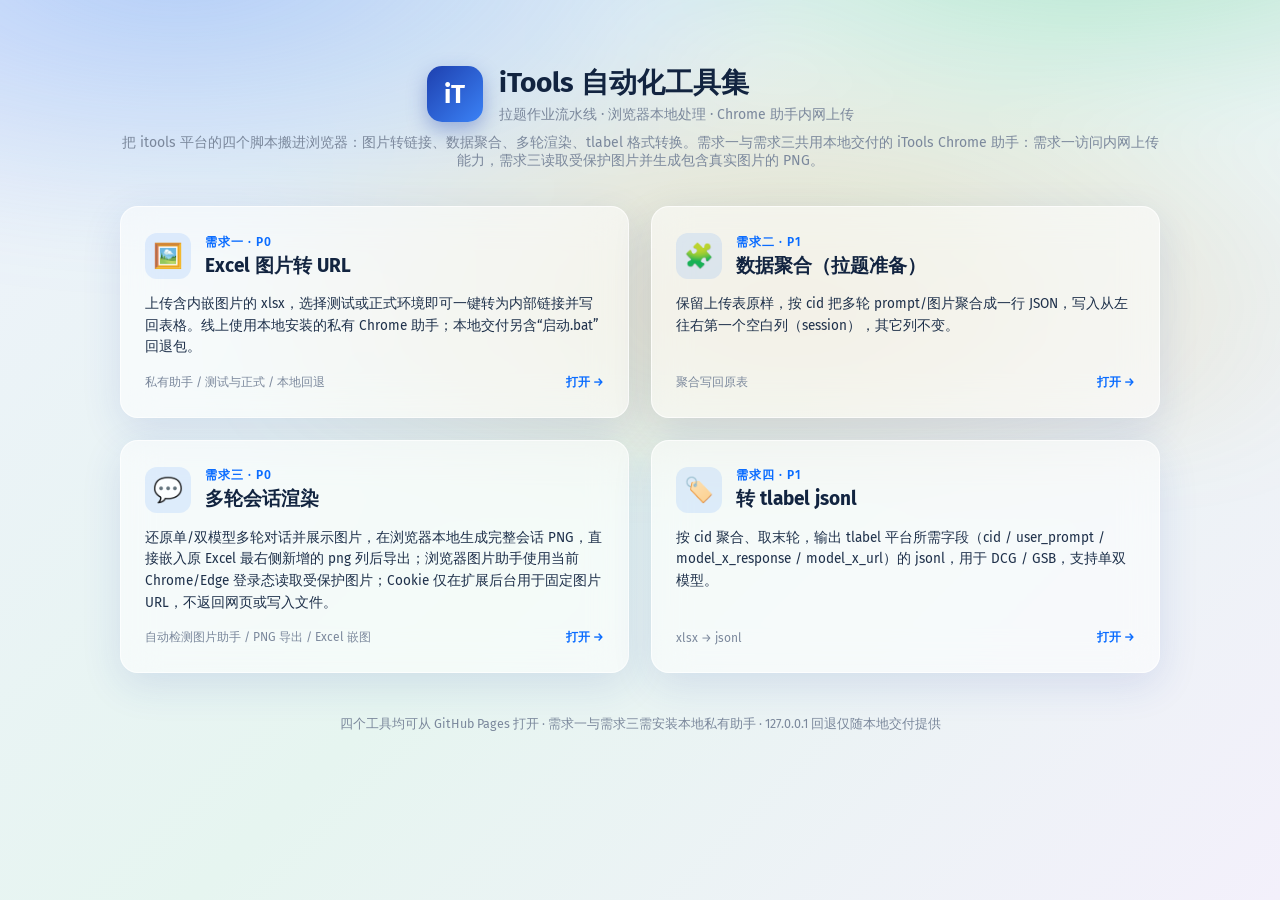
<file: index.html>
<!DOCTYPE html>
<html lang="zh-CN">
<head>
<meta charset="utf-8" />
<meta name="viewport" content="width=device-width, initial-scale=1.0" />
<title>iTools 自动化工具集</title>
<link rel="stylesheet" href="css/styles.css" />
</head>
<body>
<div class="hub">
  <div class="aurora"></div>
  <div class="hub__inner">
    <div class="brand">
      <div class="brand__logo">iT</div>
      <div class="brand__titles">
        <h1 class="brand__title">iTools 自动化工具集</h1>
        <p class="brand__subtitle">拉题作业流水线 · 浏览器本地处理 · Chrome 助手内网上传</p>
      </div>
    </div>
    <p class="hub__desc">把 itools 平台的四个脚本搬进浏览器：图片转链接、数据聚合、多轮渲染、tlabel 格式转换。需求一与需求三共用本地交付的 iTools Chrome 助手：需求一访问内网上传能力，需求三读取受保护图片并生成包含真实图片的 PNG。</p>

    <div class="tool-grid">
      <a class="tool-card glass" href="tool1.html">
        <div class="tool-card__top">
          <div class="tool-card__icon">🖼️</div>
          <div>
            <div class="tool-card__no">需求一 · P0</div>
            <div class="tool-card__title">Excel 图片转 URL</div>
          </div>
        </div>
        <div class="tool-card__desc">上传含内嵌图片的 xlsx，选择测试或正式环境即可一键转为内部链接并写回表格。线上使用本地安装的私有 Chrome 助手；本地交付另含“启动.bat”回退包。</div>
        <div class="tool-card__meta">私有助手 / 测试与正式 / 本地回退 <span class="tool-card__go">打开 →</span></div>
      </a>

      <a class="tool-card glass" href="tool2.html">
        <div class="tool-card__top">
          <div class="tool-card__icon">🧩</div>
          <div>
            <div class="tool-card__no">需求二 · P1</div>
            <div class="tool-card__title">数据聚合（拉题准备）</div>
          </div>
        </div>
        <div class="tool-card__desc">保留上传表原样，按 cid 把多轮 prompt/图片聚合成一行 JSON，写入从左往右第一个空白列（session），其它列不变。</div>
        <div class="tool-card__meta">聚合写回原表 <span class="tool-card__go">打开 →</span></div>
      </a>

      <a class="tool-card glass" href="tool3.html">
        <div class="tool-card__top">
          <div class="tool-card__icon">💬</div>
          <div>
            <div class="tool-card__no">需求三 · P0</div>
            <div class="tool-card__title">多轮会话渲染</div>
          </div>
        </div>
        <div class="tool-card__desc">还原单/双模型多轮对话并展示图片，在浏览器本地生成完整会话 PNG，直接嵌入原 Excel 最右侧新增的 png 列后导出；浏览器图片助手使用当前 Chrome/Edge 登录态读取受保护图片；Cookie 仅在扩展后台用于固定图片 URL，不返回网页或写入文件。</div>
        <div class="tool-card__meta">自动检测图片助手 / PNG 导出 / Excel 嵌图 <span class="tool-card__go">打开 →</span></div>
      </a>

      <a class="tool-card glass" href="tool4.html">
        <div class="tool-card__top">
          <div class="tool-card__icon">🏷️</div>
          <div>
            <div class="tool-card__no">需求四 · P1</div>
            <div class="tool-card__title">转 tlabel jsonl</div>
          </div>
        </div>
        <div class="tool-card__desc">按 cid 聚合、取末轮，输出 tlabel 平台所需字段（cid / user_prompt / model_x_response / model_x_url）的 jsonl，用于 DCG / GSB，支持单双模型。</div>
        <div class="tool-card__meta">xlsx → jsonl <span class="tool-card__go">打开 →</span></div>
      </a>
    </div>

    <div class="hub__footer">
      四个工具均可从 GitHub Pages 打开 · 需求一与需求三需安装本地私有助手 · 127.0.0.1 回退仅随本地交付提供
    </div>
  </div>
</div>
</body>
</html>
</file>
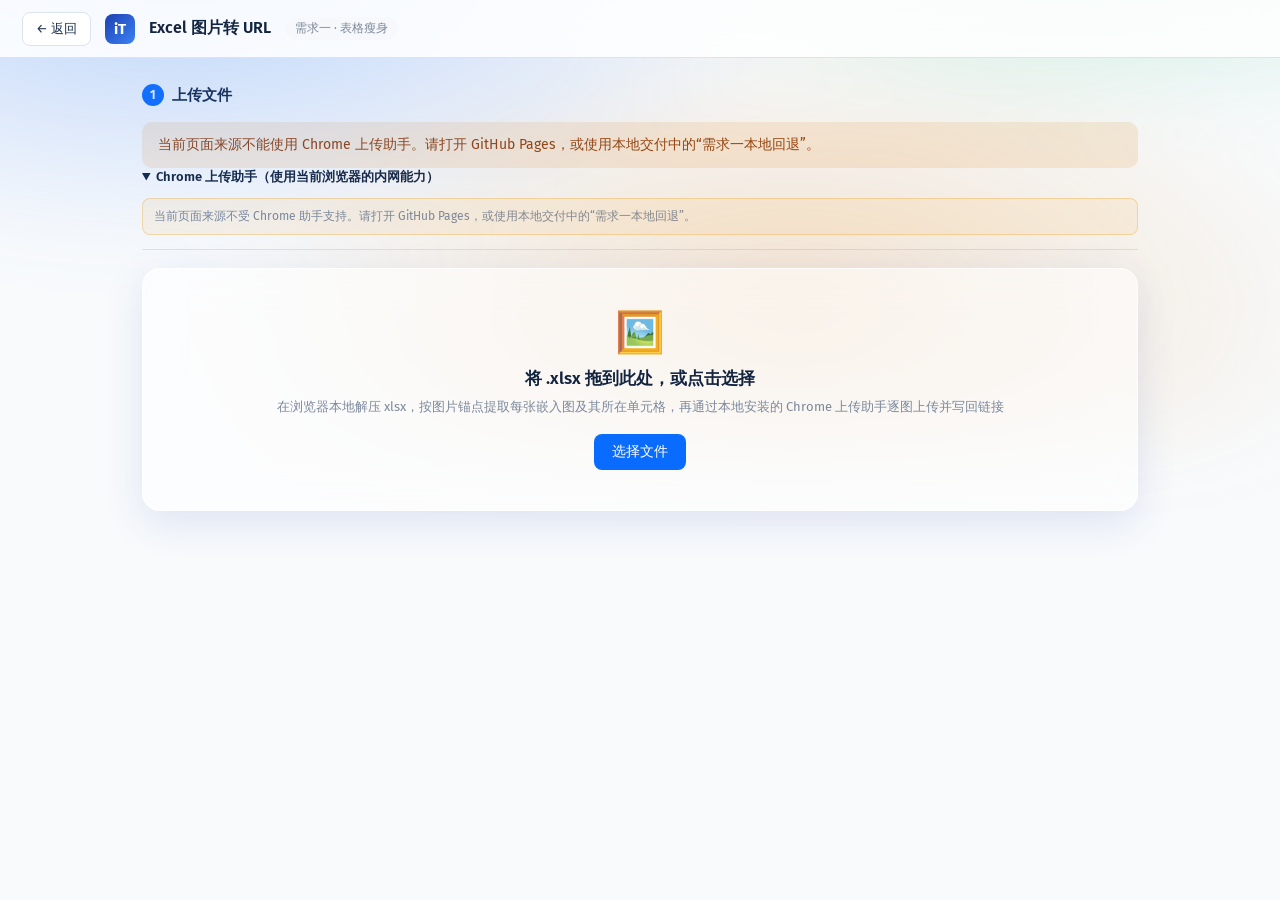
<file: tool1.html>
<!DOCTYPE html>
<html lang="zh-CN">
<head>
<meta charset="utf-8" />
<meta name="viewport" content="width=device-width, initial-scale=1.0" />
<title>Excel 图片转 URL · iTools</title>
<link rel="stylesheet" href="css/styles.css" />
<link rel="stylesheet" href="css/tool1.css" />
<script src="js/lib/jszip.min.js"></script>
</head>
<body>
<div class="tool-page tool1-page">
  <div class="aurora"></div>
  <nav class="topnav">
    <a class="topnav__back" href="index.html">← 返回</a>
    <div class="topnav__logo">iT</div>
    <span class="topnav__title">Excel 图片转 URL</span>
    <span class="topnav__tag">需求一 · 表格瘦身</span>
  </nav>

  <div class="tool-body">
    <div class="section">
      <div class="section__title"><span class="section__step">1</span>上传文件</div>
      <div class="status" id="service-notice" hidden></div>
      <details class="t1-helper-details" id="upload-helper-details" open>
        <summary>Chrome 上传助手（使用当前浏览器的内网能力）</summary>
        <div class="t1-helper-status is-checking" id="upload-helper-status" role="status">正在检测 Chrome 上传助手…</div>
        <div class="t1-helper-install" id="upload-helper-install" hidden>
          <p><strong>需求一请使用“本地插件交付”目录中的 2.1.8 私有扩展</strong>，其中包含对应环境的本机配置。首次使用需要手动安装一次：</p>
          <ol>
            <li>打开本地交付目录中的 <code>iTools浏览器助手-v2.1.8</code> 文件夹；也可先解压同目录的版本化私有 ZIP。</li>
            <li>复制 <code>chrome://extensions</code> 到地址栏打开，开启“开发者模式”。</li>
            <li>点击“加载已解压的扩展程序”，选择刚才解压的文件夹，然后刷新本页。</li>
          </ol>
          <p class="t1-helper-note">插件、构建脚本和凭据只在本地交付，不通过本网页下载。没有私有包时，请使用本地交付中的“需求一本地回退”。</p>
          <button class="btn btn--ghost btn--sm" id="copy-extensions-url" type="button">复制 chrome://extensions</button>
        </div>
        <div class="t1-helper-connected" id="upload-helper-connected" hidden>
          <strong>Chrome 助手已连接 · v<span id="upload-helper-version">—</span></strong>
          <span id="upload-helper-capabilities">正在读取需求一配置…</span>
        </div>
      </details>
      <div class="dropzone glass" id="dropzone">
        <div class="dropzone__icon">🖼️</div>
        <div class="dropzone__title">将 .xlsx 拖到此处，或点击选择</div>
        <div class="dropzone__desc">在浏览器本地解压 xlsx，按图片锚点提取每张嵌入图及其所在单元格，再通过本地安装的 Chrome 上传助手逐图上传并写回链接</div>
        <button class="btn btn--primary" id="pick-btn" type="button">选择文件</button>
        <input id="file-input" type="file" accept=".xlsx" hidden />
        <div class="dropzone__file" id="file-name" hidden></div>
      </div>
      <div class="status" id="status" hidden></div>
    </div>

    <div class="section" id="upload-section" hidden>
      <div class="section__title"><span class="section__step">2</span>选择环境并上传</div>
      <div class="card">
        <div class="field">
          <label class="field__label">上传环境</label>
          <div class="actions">
            <label class="switch-row"><input type="radio" name="env" value="test" checked /> 测试环境（默认）</label>
            <label class="switch-row"><input type="radio" name="env" value="prod" /> 正式环境</label>
          </div>
        </div>
        <div class="status" id="env-hint">正在检测本地上传服务…</div>
        <div class="actions" style="margin-top:14px">
          <label class="switch-row"><input type="checkbox" id="norm-header" checked /> 规范化表头（image_0→图1 等）</label>
        </div>
        <div class="actions" style="margin-top:16px">
          <button class="btn btn--primary" id="do-upload" disabled>开始上传图片</button>
          <button class="btn btn--ghost" id="dl-mapping" disabled>下载 单元格→URL 映射 (csv)</button>
          <button class="btn btn--ghost" id="dl-xlsx" disabled>下载 _with_urls.xlsx</button>
        </div>
        <div class="status" id="up-status" hidden></div>
      </div>
    </div>
  </div>
</div>

<div class="drop-overlay" id="drop-overlay" hidden>
  <div class="drop-overlay__inner"><div class="drop-overlay__icon">📥</div><div class="drop-overlay__text">松开导入文件</div></div>
</div>

<script src="js/common.js"></script>
<script src="js/tool1.js"></script>
</body>
</html>
</file>
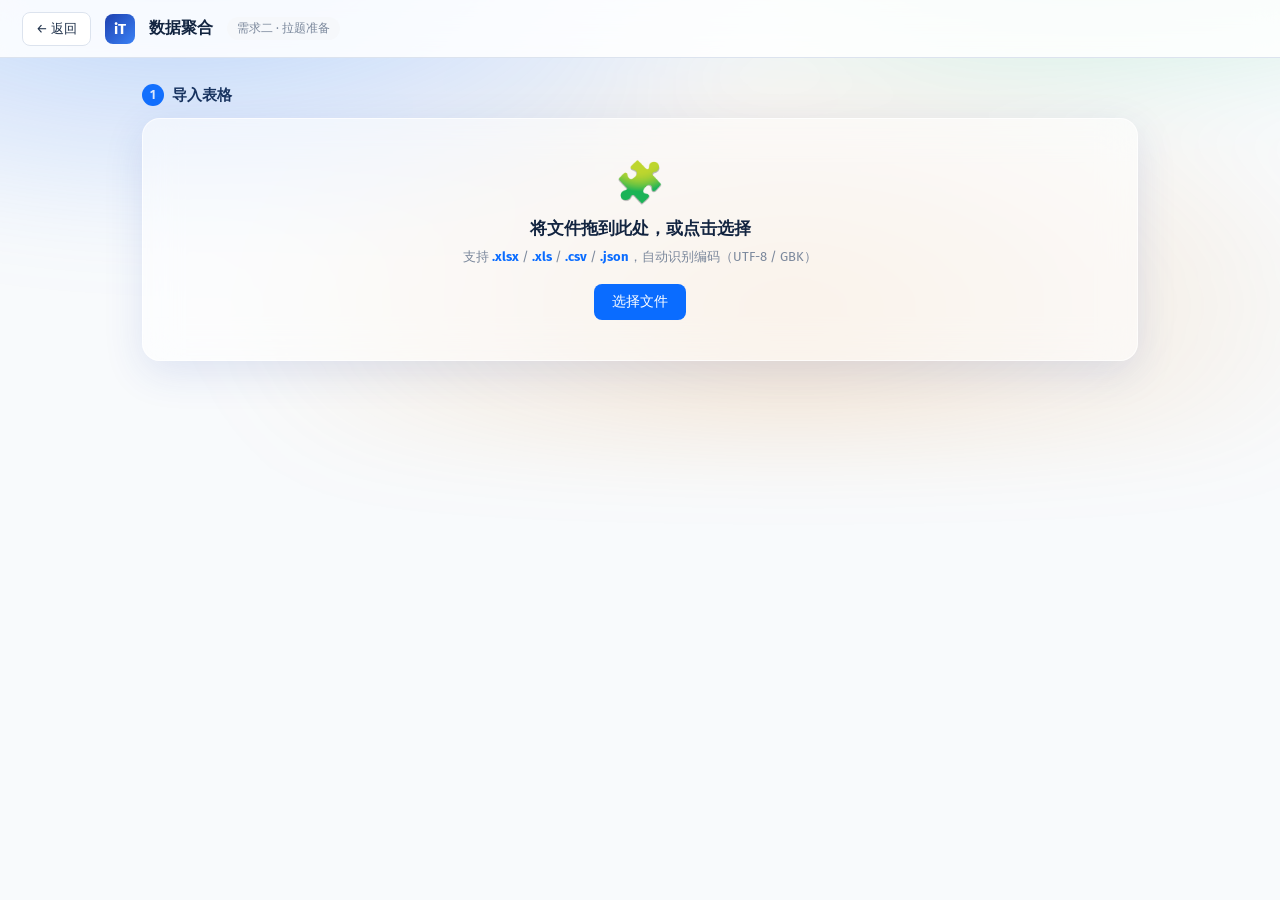
<file: tool2.html>
<!DOCTYPE html>
<html lang="zh-CN">
<head>
<meta charset="utf-8" />
<meta name="viewport" content="width=device-width, initial-scale=1.0" />
<title>数据聚合 · iTools</title>
<link rel="stylesheet" href="css/styles.css" />
<script src="js/lib/papaparse.min.js"></script>
<script src="js/lib/xlsx.full.min.js"></script>
</head>
<body>
<div class="tool-page">
  <div class="aurora"></div>
  <nav class="topnav">
    <a class="topnav__back" href="index.html">← 返回</a>
    <div class="topnav__logo">iT</div>
    <span class="topnav__title">数据聚合</span>
    <span class="topnav__tag">需求二 · 拉题准备</span>
    <span class="topnav__spacer"></span>
    <button class="btn btn--ghost btn--sm" id="remap-btn" hidden>重新选择列</button>
  </nav>

  <div class="tool-body">
    <div class="section">
      <div class="section__title"><span class="section__step">1</span>导入表格</div>
      <div class="dropzone glass" id="dropzone">
        <div class="dropzone__icon">🧩</div>
        <div class="dropzone__title">将文件拖到此处，或点击选择</div>
        <div class="dropzone__desc">支持 <b>.xlsx</b> / <b>.xls</b> / <b>.csv</b> / <b>.json</b>，自动识别编码（UTF-8 / GBK）</div>
        <button class="btn btn--primary" id="pick-btn" type="button">选择文件</button>
        <input id="file-input" type="file" accept=".csv,.xlsx,.xls,.json" hidden />
        <div class="dropzone__file" id="file-name" hidden></div>
      </div>
      <div class="status" id="status" hidden></div>
    </div>

    <div class="section" id="out-section" hidden>
      <div class="section__title"><span class="section__step">2</span>聚合结果（写回原表）</div>
      <div class="card">
        <div class="actions">
          <button class="btn btn--primary" id="download-btn" disabled>下载写回后的 xlsx</button>
          <span class="field__hint" id="summary"></span>
        </div>
        <span class="field__hint" style="display:block;margin-top:10px">保留上传表原样，按 cid 分组、round_id 排序，把每个 session 的多轮内容聚合成一段 JSON，写入<b>从左往右第一个空白列</b>（表头命名 <code>session</code>），其它列内容不变。</span>
      </div>
      <div class="table-scroll" style="margin-top:14px">
        <table class="data-table" id="preview"></table>
      </div>
    </div>
  </div>
</div>

<div class="drop-overlay" id="drop-overlay" hidden>
  <div class="drop-overlay__inner"><div class="drop-overlay__icon">📥</div><div class="drop-overlay__text">松开导入文件</div></div>
</div>

<script src="js/common.js"></script>
<script src="js/mapping.js"></script>
<script src="js/tool2.js"></script>
</body>
</html>
</file>
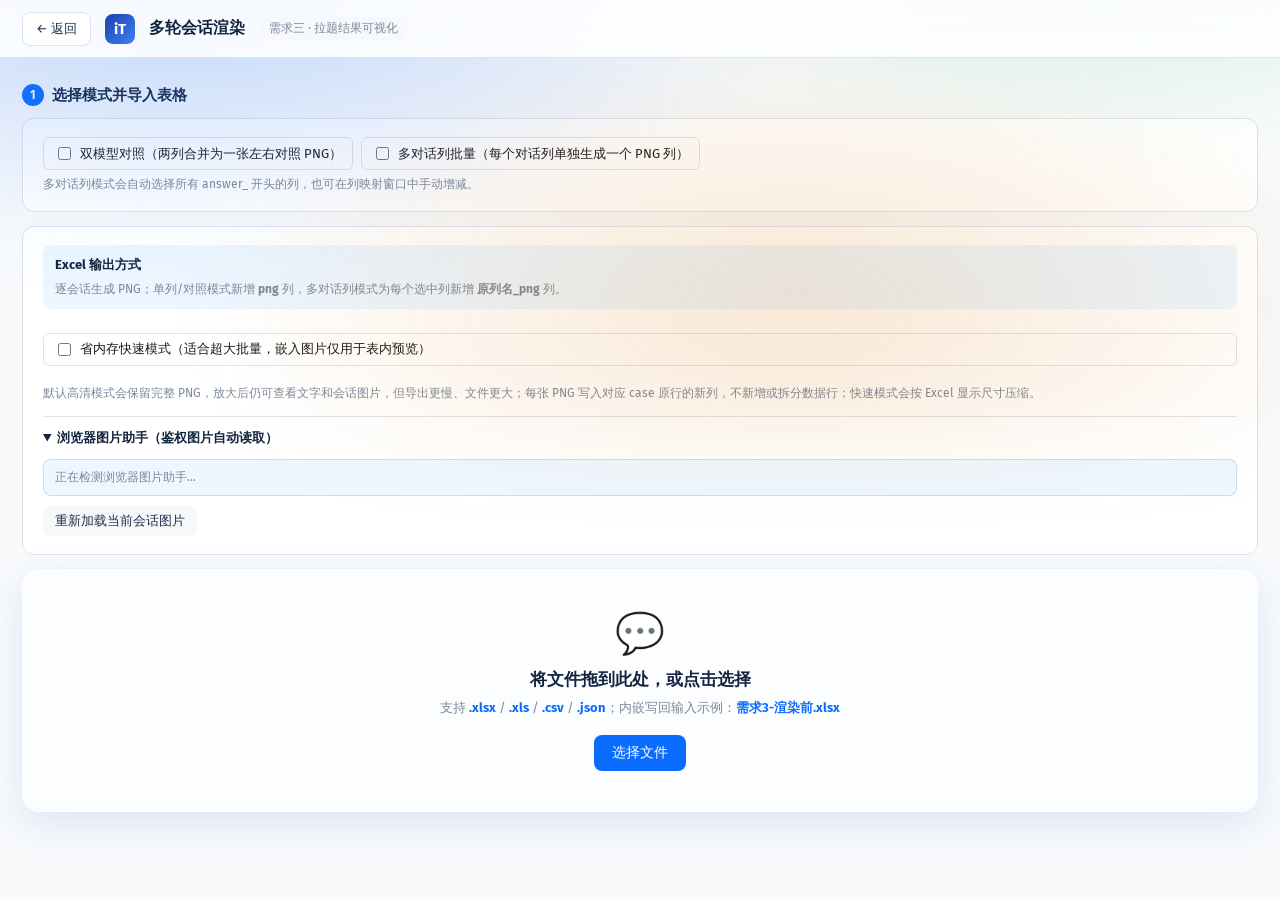
<file: tool3.html>
<!DOCTYPE html>
<html lang="zh-CN">
<head>
<meta charset="utf-8" />
<meta name="viewport" content="width=device-width, initial-scale=1.0" />
<title>多轮会话渲染 · iTools</title>
<link rel="stylesheet" href="css/styles.css" />
<link rel="stylesheet" href="css/tool3.css" />
<script src="js/lib/papaparse.min.js"></script>
<script src="js/lib/xlsx.full.min.js"></script>
<script src="js/lib/html2canvas.min.js"></script>
<script src="js/lib/jszip.min.js"></script>
</head>
<body>
<div class="tool-page tool3-page">
  <div class="aurora"></div>
  <nav class="topnav">
    <a class="topnav__back" href="index.html">← 返回</a>
    <div class="topnav__logo">iT</div>
    <span class="topnav__title">多轮会话渲染</span>
    <span class="topnav__tag">需求三 · 拉题结果可视化</span>
    <span class="topnav__spacer"></span>
    <button class="btn btn--ghost btn--sm" id="remap-btn" hidden>重新选择列</button>
  </nav>

  <div class="tool-body tool-body--wide">
    <div class="section" id="import-section">
      <div class="section__title"><span class="section__step">1</span>选择模式并导入表格</div>
      <div class="card" style="margin-bottom:14px">
        <div class="field-checks">
          <label class="field-check" style="cursor:pointer"><input type="checkbox" id="dual-toggle" /> 双模型对照（两列合并为一张左右对照 PNG）</label>
          <label class="field-check" style="cursor:pointer"><input type="checkbox" id="multi-toggle" /> 多对话列批量（每个对话列单独生成一个 PNG 列）</label>
        </div>
        <span class="field__hint" style="display:block;margin-top:6px">多对话列模式会自动选择所有 answer_ 开头的列，也可在列映射窗口中手动增减。</span>
      </div>

      <div class="card t3-output-card" style="margin-bottom:14px">
        <div class="t3-output-summary">
          <strong>Excel 输出方式</strong>
          <span>逐会话生成 PNG；单列/对照模式新增 <b>png</b> 列，多对话列模式为每个选中列新增 <b>原列名_png</b> 列。</span>
        </div>
        <label class="field-check" style="cursor:pointer;margin-top:10px">
          <input type="checkbox" id="excel-fast-mode" />
          省内存快速模式（适合超大批量，嵌入图片仅用于表内预览）
        </label>
        <span class="field__hint" style="display:block;margin-top:5px">默认高清模式会保留完整 PNG，放大后仍可查看文字和会话图片，但导出更慢、文件更大；每张 PNG 写入对应 case 原行的新列，不新增或拆分数据行；快速模式会按 Excel 显示尺寸压缩。</span>
        <details class="t3-export-details" open>
          <summary>浏览器图片助手（鉴权图片自动读取）</summary>
          <div class="t3-helper-status is-checking" id="img-helper-status" role="status">
            正在检测浏览器图片助手…
          </div>
          <div class="t3-helper-install" id="img-helper-install" hidden>
            <p>未检测到图片助手或版本过旧。安装/升级后，网页即可使用当前 Chromium 浏览器登录态读取鉴权图片：</p>
            <ol>
              <li>打开“本地插件交付”目录中的 <code>iTools浏览器助手-v2.1.8</code> 文件夹；也可先解压同目录的版本化私有 ZIP。</li>
              <li>点击下方按钮复制 <code>chrome://extensions</code>，粘贴到地址栏打开。</li>
              <li>开启右上角“开发者模式”，点击“加载已解压的扩展程序”，选择刚才解压的文件夹。</li>
              <li>刷新本页面，看到“已连接”后即可生成 PNG Excel。</li>
            </ol>
            <button class="btn btn--ghost btn--sm" id="copy-extensions-url" type="button">复制 chrome://extensions</button>
          </div>
          <div class="t3-helper-connected" id="img-helper-connected" hidden>
            <strong>图片助手已连接 · v<span id="img-helper-version">—</span></strong>
            <span>仅在固定图片请求鉴权失败时由后台读取匹配 Cookie，不向网页显示或保存。</span>
          </div>
          <button class="btn btn--ghost btn--sm t3-img-reload" id="img-reload" type="button">重新加载当前会话图片</button>
        </details>
      </div>

      <div class="dropzone glass" id="dropzone">
        <div class="dropzone__icon">💬</div>
        <div class="dropzone__title">将文件拖到此处，或点击选择</div>
        <div class="dropzone__desc">支持 <b>.xlsx</b> / <b>.xls</b> / <b>.csv</b> / <b>.json</b>；内嵌写回输入示例：<b>需求3-渲染前.xlsx</b></div>
        <button class="btn btn--primary" id="pick-btn" type="button">选择文件</button>
        <input id="file-input" type="file" accept=".csv,.xlsx,.xls,.json" hidden />
        <div class="dropzone__file" id="file-name" hidden></div>
      </div>
      <div class="status" id="status" hidden></div>
    </div>

    <div class="section" id="render-section" hidden>
      <div class="render-layout">
        <aside class="render-sidebar">
          <div class="render-sidebar__head" id="sess-count">会话</div>
          <div id="sess-list"></div>
        </aside>
        <div class="render-main">
          <div class="render-main__bar">
            <div>
              <div class="render-main__title" id="main-title">—</div>
              <div class="render-main__sub" id="main-sub"></div>
            </div>
            <span class="topnav__spacer"></span>
            <button class="btn btn--ghost btn--sm" id="export-one">导出当前 PNG</button>
            <button class="btn btn--primary btn--sm" id="export-all">导出全部 (zip)</button>
            <button class="btn btn--primary btn--sm" id="generate-png-excel" disabled>生成内嵌 PNG Excel</button>
          </div>
          <div class="render-scroll" id="render-scroll">
            <div class="empty-hint">选择左侧会话查看渲染</div>
          </div>
        </div>
      </div>
      <div class="status is-warn" style="margin-top:12px">上传 .xlsx 后，页面会在浏览器本地逐张生成会话 PNG。多对话列模式可一次选择多列并分别写入新的 PNG 列，原文件不会被覆盖。鉴权图片会在导出前通过浏览器图片助手读取并转为本地 Blob；仍无法打开的图片会显示原链接并继续处理。</div>
    </div>
  </div>
</div>

<div class="t3-lbx" id="lightbox" hidden role="dialog" aria-modal="true" aria-label="图片查看器">
  <div class="t3-lbx__mask" data-lbx-close></div>
  <div class="t3-lbx__toolbar">
    <button type="button" data-lbx-action="zoom-out" title="缩小">−</button>
    <button type="button" data-lbx-action="zoom-in" title="放大">＋</button>
    <button type="button" data-lbx-action="rotate-left" title="向左旋转">↺</button>
    <button type="button" data-lbx-action="rotate-right" title="向右旋转">↻</button>
    <button type="button" data-lbx-action="reset" title="1:1 / 还原">1:1</button>
    <button type="button" data-lbx-close title="关闭">×</button>
  </div>
  <div class="t3-lbx__stage" id="lb-stage"><img id="lb-img" alt="放大查看" draggable="false" /></div>
</div>
<div class="drop-overlay" id="drop-overlay" hidden>
  <div class="drop-overlay__inner"><div class="drop-overlay__icon">📥</div><div class="drop-overlay__text">松开导入文件</div></div>
</div>

<script src="js/common.js"></script>
<script src="js/mapping.js?v=20260729-2"></script>
<script src="js/tool3-data.js?v=20260729-5"></script>
<script src="js/tool3.js?v=20260729-10"></script>
</body>
</html>
</file>
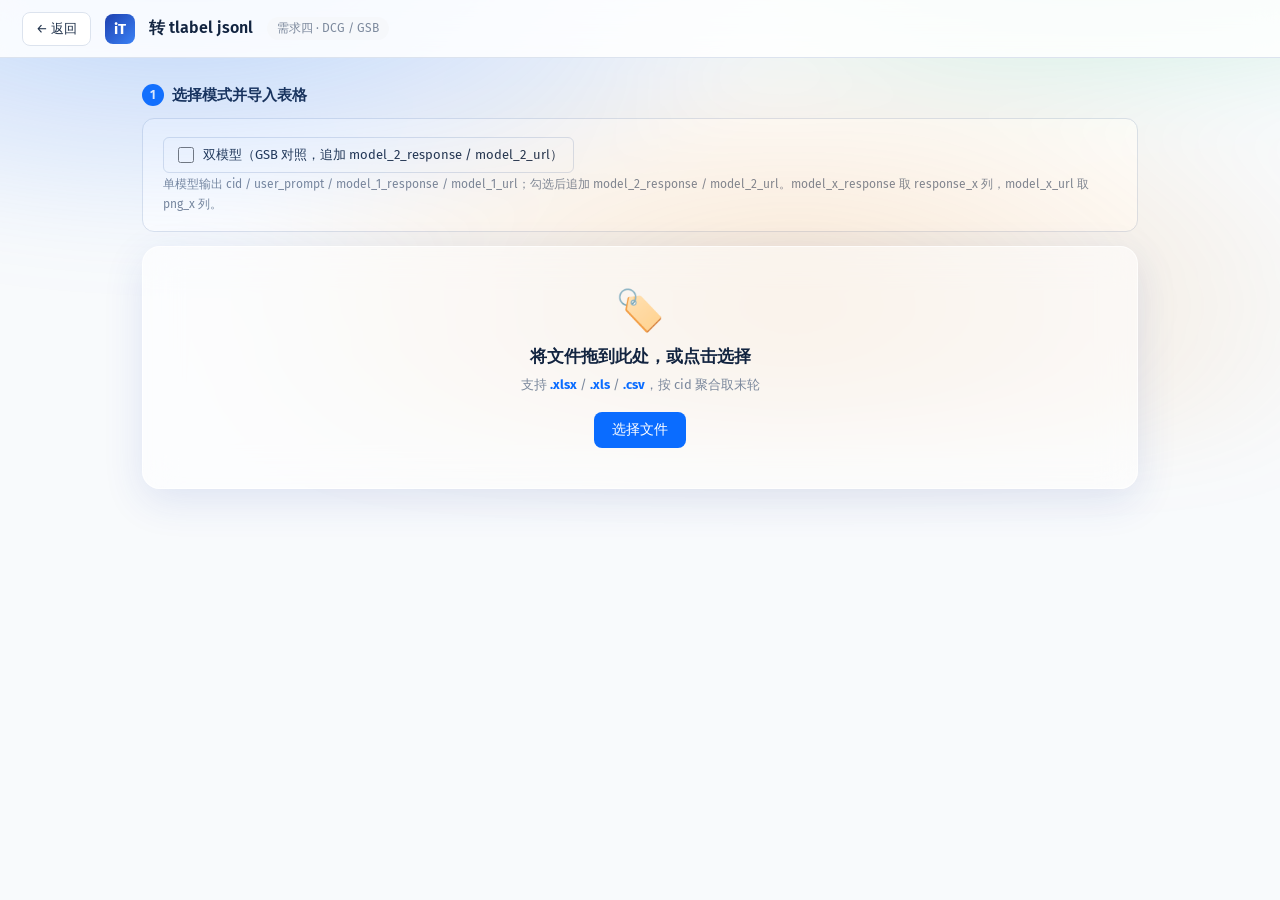
<file: tool4.html>
<!DOCTYPE html>
<html lang="zh-CN">
<head>
<meta charset="utf-8" />
<meta name="viewport" content="width=device-width, initial-scale=1.0" />
<title>转 tlabel jsonl · iTools</title>
<link rel="stylesheet" href="css/styles.css" />
<script src="js/lib/papaparse.min.js"></script>
<script src="js/lib/xlsx.full.min.js"></script>
</head>
<body>
<div class="tool-page">
  <div class="aurora"></div>
  <nav class="topnav">
    <a class="topnav__back" href="index.html">← 返回</a>
    <div class="topnav__logo">iT</div>
    <span class="topnav__title">转 tlabel jsonl</span>
    <span class="topnav__tag">需求四 · DCG / GSB</span>
    <span class="topnav__spacer"></span>
    <button class="btn btn--ghost btn--sm" id="remap-btn" hidden>重新选择列</button>
  </nav>

  <div class="tool-body">
    <div class="section">
      <div class="section__title"><span class="section__step">1</span>选择模式并导入表格</div>
      <div class="card" style="margin-bottom:14px">
        <div class="switch-row">
          <label class="field-check" style="cursor:pointer"><input type="checkbox" id="dual-toggle" /> 双模型（GSB 对照，追加 model_2_response / model_2_url）</label>
        </div>
        <span class="field__hint">单模型输出 cid / user_prompt / model_1_response / model_1_url；勾选后追加 model_2_response / model_2_url。model_x_response 取 response_x 列，model_x_url 取 png_x 列。</span>
      </div>
      <div class="dropzone glass" id="dropzone">
        <div class="dropzone__icon">🏷️</div>
        <div class="dropzone__title">将文件拖到此处，或点击选择</div>
        <div class="dropzone__desc">支持 <b>.xlsx</b> / <b>.xls</b> / <b>.csv</b>，按 cid 聚合取末轮</div>
        <button class="btn btn--primary" id="pick-btn" type="button">选择文件</button>
        <input id="file-input" type="file" accept=".csv,.xlsx,.xls,.json" hidden />
        <div class="dropzone__file" id="file-name" hidden></div>
      </div>
      <div class="status" id="status" hidden></div>
    </div>

    <div class="section" id="out-section" hidden>
      <div class="section__title"><span class="section__step">2</span>转换结果</div>
      <div class="card">
        <div class="actions">
          <button class="btn btn--primary" id="download-btn" disabled>下载 jsonl</button>
          <span class="field__hint" id="summary"></span>
        </div>
      </div>
      <div class="table-scroll" style="margin-top:14px">
        <table class="data-table" id="preview"></table>
      </div>
    </div>
  </div>
</div>

<div class="drop-overlay" id="drop-overlay" hidden>
  <div class="drop-overlay__inner"><div class="drop-overlay__icon">📥</div><div class="drop-overlay__text">松开导入文件</div></div>
</div>

<script src="js/common.js"></script>
<script src="js/mapping.js"></script>
<script src="js/tool4.js"></script>
</body>
</html>
</file>
<file: css/styles.css>
/* ============================================================
   iTools 自动化工具集 · styles.css（共享设计系统）
   液态玻璃拟态外壳 | 选列弹窗 | 对话渲染 | 字体：Fira Sans / 数据蓝
   ============================================================ */
@import url('https://fonts.googleapis.com/css2?family=Fira+Sans:wght@300;400;500;600;700&display=swap');

:root {
  /* Beacon 设计系统（手动选列） */
  --beacon-info: #0a6cff;
  --beacon-bg: #f6f8fb;
  --beacon-title: #122440;
  --beacon-text: #1e304a;
  --beacon-text-1: #7b889c;
  --beacon-grey-2: #dce3ee;
  --beacon-danger: #f04352;
  --beacon-ok: #018a47;
  --beacon-radius: 4px;

  /* 对话（元宝风格） */
  --yb-green: #00b259;
  --yb-bubble: #f5f5f5;
  --yb-text-primary: rgba(0, 0, 0, 0.9);
  --yb-text-secondary: rgba(0, 0, 0, 0.55);
  --yb-page-bg: #faf9f7;
  --yb-sidebar-bg: #f7f6f3;
  --yb-link: #1a73e8;

  /* 外壳玻璃拟态 */
  --brand: #1e40af;
  --brand-2: #3b82f6;
  --accent: #d97706;
  --shell-bg: #f8fafc;
  --shell-border: #dbeafe;

  --font: 'Fira Sans', 'PingFang SC', 'Microsoft YaHei', -apple-system, BlinkMacSystemFont, 'Segoe UI', sans-serif;
  --mono: 'Fira Code', 'Consolas', 'Menlo', monospace;
}

* { box-sizing: border-box; }
html, body { height: 100%; }
body {
  margin: 0;
  font-family: var(--font);
  color: var(--yb-text-primary);
  background: var(--shell-bg);
  -webkit-font-smoothing: antialiased;
}
[hidden] { display: none !important; }
a { color: var(--beacon-info); }

/* ---------- 通用按钮 ---------- */
.btn {
  font-family: inherit;
  font-size: 14px;
  border: none;
  border-radius: 8px;
  padding: 9px 18px;
  cursor: pointer;
  transition: all 0.18s ease;
}
.btn:disabled { opacity: 0.5; cursor: not-allowed; }
.btn--primary { background: var(--beacon-info); color: #fff; }
.btn--primary:hover:not(:disabled) { background: #0959d9; box-shadow: 0 4px 12px rgba(10, 108, 255, 0.3); }
.btn--ghost { background: var(--beacon-bg); color: var(--beacon-text); }
.btn--ghost:hover:not(:disabled) { background: #e9eef6; }
.btn--sm { padding: 6px 12px; font-size: 13px; }

/* ---------- aurora 背景 ---------- */
.aurora {
  position: fixed;
  inset: -30% -10% auto -10%;
  height: 80vh;
  background:
    radial-gradient(60% 60% at 20% 30%, rgba(59, 130, 246, 0.35), transparent 70%),
    radial-gradient(50% 50% at 80% 20%, rgba(0, 178, 89, 0.28), transparent 70%),
    radial-gradient(55% 55% at 60% 80%, rgba(217, 119, 6, 0.18), transparent 70%);
  filter: blur(40px);
  animation: drift 18s ease-in-out infinite alternate;
  pointer-events: none;
  z-index: 0;
}
@keyframes drift {
  from { transform: translate(-4%, -2%) scale(1); }
  to   { transform: translate(4%, 3%) scale(1.08); }
}
.glass {
  background: rgba(255, 255, 255, 0.55);
  backdrop-filter: blur(18px);
  -webkit-backdrop-filter: blur(18px);
  border: 1px solid rgba(255, 255, 255, 0.7);
  box-shadow: 0 12px 40px rgba(31, 64, 175, 0.12);
}

/* ============================================================
   门户首页 index.html
   ============================================================ */
.hub {
  position: relative;
  min-height: 100vh;
  display: flex;
  flex-direction: column;
  align-items: center;
  padding: 64px 24px 48px;
  background: linear-gradient(135deg, #eef2fb 0%, #e6f5f0 50%, #f3f0fb 100%);
}
.hub__inner { position: relative; z-index: 1; width: min(1040px, 94vw); }
.brand {
  display: flex;
  align-items: center;
  justify-content: center;
  gap: 16px;
  margin-bottom: 10px;
}
.brand__logo {
  width: 56px; height: 56px;
  border-radius: 15px;
  background: linear-gradient(135deg, var(--brand), var(--brand-2));
  color: #fff;
  font-size: 26px;
  font-weight: 700;
  display: grid;
  place-items: center;
  box-shadow: 0 8px 20px rgba(30, 64, 175, 0.35);
}
.brand__titles { text-align: left; }
.brand__title { margin: 0; font-size: 28px; font-weight: 700; color: var(--beacon-title); }
.brand__subtitle { margin: 4px 0 0; font-size: 14px; color: var(--beacon-text-1); }
.hub__desc { text-align: center; color: var(--beacon-text-1); font-size: 14px; margin: 0 0 36px; }

.tool-grid {
  display: grid;
  grid-template-columns: repeat(2, 1fr);
  gap: 22px;
}
.tool-card {
  border-radius: 18px;
  padding: 26px 24px;
  text-decoration: none;
  color: inherit;
  display: flex;
  flex-direction: column;
  transition: transform 0.18s ease, box-shadow 0.18s ease;
}
.tool-card:hover { transform: translateY(-4px); box-shadow: 0 20px 48px rgba(31, 64, 175, 0.2); }
.tool-card__top { display: flex; align-items: center; gap: 14px; margin-bottom: 14px; }
.tool-card__icon {
  width: 46px; height: 46px;
  border-radius: 12px;
  display: grid; place-items: center;
  font-size: 24px;
  background: rgba(10, 108, 255, 0.1);
}
.tool-card__no { font-size: 12px; font-weight: 600; color: var(--beacon-info); letter-spacing: 1px; }
.tool-card__title { font-size: 19px; font-weight: 700; color: var(--beacon-title); margin: 2px 0 0; }
.tool-card__desc { font-size: 13.5px; line-height: 1.6; color: var(--beacon-text); flex: 1; }
.tool-card__meta { margin-top: 16px; font-size: 12px; color: var(--beacon-text-1); display: flex; align-items: center; gap: 8px; }
.tool-card__go { margin-left: auto; color: var(--beacon-info); font-weight: 600; }
.hub__footer { text-align: center; margin-top: 40px; font-size: 12.5px; color: var(--beacon-text-1); line-height: 1.8; }

/* ============================================================
   工具页通用外壳
   ============================================================ */
.tool-page { position: relative; min-height: 100vh; display: flex; flex-direction: column; }
.topnav {
  position: sticky;
  top: 0;
  z-index: 20;
  height: 58px;
  flex: 0 0 auto;
  display: flex;
  align-items: center;
  gap: 14px;
  padding: 0 22px;
  background: rgba(255, 255, 255, 0.85);
  backdrop-filter: blur(12px);
  border-bottom: 1px solid var(--beacon-grey-2);
}
.topnav__back {
  border: 1px solid var(--beacon-grey-2);
  background: #fff;
  border-radius: 8px;
  padding: 7px 13px;
  font-size: 13px;
  font-family: inherit;
  color: var(--beacon-text);
  cursor: pointer;
  text-decoration: none;
  transition: all 0.15s ease;
}
.topnav__back:hover { border-color: var(--beacon-info); color: var(--beacon-info); }
.topnav__logo {
  width: 30px; height: 30px; border-radius: 8px;
  background: linear-gradient(135deg, var(--brand), var(--brand-2));
  color: #fff; display: grid; place-items: center; font-size: 15px; font-weight: 700;
}
.topnav__title { font-size: 16px; font-weight: 600; color: var(--beacon-title); }
.topnav__tag { font-size: 12px; color: var(--beacon-text-1); background: var(--beacon-bg); padding: 3px 10px; border-radius: 20px; }
.topnav__spacer { flex: 1; }

.tool-body { flex: 1 1 auto; padding: 26px 22px 48px; width: min(1040px, 94vw); margin: 0 auto; width: 100%; max-width: 1040px; }
.tool-body--wide { max-width: 1400px; }
.section { margin-bottom: 24px; }
.section__title { font-size: 15px; font-weight: 600; color: var(--beacon-title); margin: 0 0 12px; display: flex; align-items: center; gap: 8px; }
.section__step { width: 22px; height: 22px; border-radius: 50%; background: var(--beacon-info); color: #fff; font-size: 12px; display: grid; place-items: center; font-weight: 700; }

/* 拖拽上传区 */
.dropzone {
  border-radius: 18px;
  padding: 40px 32px;
  text-align: center;
  transition: all 0.2s ease;
  cursor: pointer;
}
.dropzone.is-dragover { box-shadow: 0 0 0 3px rgba(10, 108, 255, 0.18), 0 12px 40px rgba(31, 64, 175, 0.18); }
.dropzone__icon { font-size: 40px; }
.dropzone__title { margin-top: 10px; font-size: 17px; font-weight: 600; color: var(--beacon-title); }
.dropzone__desc { margin-top: 8px; font-size: 13px; color: var(--beacon-text-1); }
.dropzone__desc b { color: var(--beacon-info); }
.dropzone .btn { margin-top: 18px; }
.dropzone__file { margin-top: 14px; font-size: 13px; color: var(--beacon-ok); font-weight: 500; }

.chip {
  display: inline-block;
  margin: 0 3px;
  padding: 3px 10px;
  background: rgba(10, 108, 255, 0.1);
  color: var(--beacon-info);
  border-radius: 20px;
  font-weight: 500;
}

/* 状态提示条 */
.status {
  margin-top: 16px;
  font-size: 14px;
  padding: 12px 16px;
  border-radius: 10px;
  background: rgba(255, 255, 255, 0.75);
  color: var(--beacon-text);
  white-space: pre-wrap;
  line-height: 1.6;
}
.status.is-error { background: rgba(240, 67, 82, 0.1); color: var(--beacon-danger); }
.status.is-ok { background: rgba(1, 138, 71, 0.1); color: var(--beacon-ok); }
.status.is-warn { background: rgba(217, 119, 6, 0.12); color: #92400e; }

.card {
  background: #fff;
  border: 1px solid var(--beacon-grey-2);
  border-radius: 12px;
  padding: 18px 20px;
}
.actions { display: flex; flex-wrap: wrap; gap: 12px; align-items: center; margin-top: 4px; }

/* 全屏拖拽遮罩 */
.drop-overlay {
  position: fixed; inset: 0; z-index: 900;
  background: rgba(10, 108, 255, 0.12);
  backdrop-filter: blur(6px);
  display: grid; place-items: center;
}
.drop-overlay__inner {
  border: 3px dashed var(--beacon-info);
  border-radius: 24px;
  padding: 56px 84px;
  background: rgba(255, 255, 255, 0.85);
  text-align: center;
}
.drop-overlay__icon { font-size: 54px; color: var(--beacon-info); }
.drop-overlay__text { margin-top: 12px; font-size: 22px; font-weight: 700; color: var(--beacon-title); }

/* ============================================================
   手动列映射（Beacon 风格 modal）—— js/mapping.js 使用
   ============================================================ */
.modal { position: fixed; inset: 0; z-index: 1000; display: grid; place-items: center; }
.modal__mask { position: absolute; inset: 0; background: rgba(18, 36, 64, 0.45); }
.modal__dialog {
  position: relative;
  width: min(580px, 92vw);
  max-height: 86vh;
  display: flex;
  flex-direction: column;
  background: #fff;
  border-radius: 10px;
  box-shadow: 0 12px 48px rgba(0, 0, 0, 0.18);
  overflow: hidden;
}
.modal__header {
  height: 52px;
  display: flex;
  align-items: center;
  justify-content: space-between;
  padding: 0 20px;
  border-bottom: 1px solid var(--beacon-grey-2);
}
.modal__title { font-size: 16px; font-weight: 600; color: var(--beacon-title); }
.modal__close { border: none; background: none; font-size: 16px; color: var(--beacon-text-1); cursor: pointer; }
.modal__body { padding: 20px 24px; overflow-y: auto; }
.modal__footer {
  padding: 14px 24px;
  border-top: 1px solid var(--beacon-grey-2);
  display: flex;
  justify-content: flex-end;
  gap: 12px;
}
.mapping-note { margin: 0 0 16px; font-size: 12.5px; color: var(--beacon-text-1); line-height: 1.6; }

.format-tabs { display: flex; gap: 10px; margin-bottom: 18px; }
.format-tab {
  flex: 1;
  text-align: left;
  padding: 10px 12px;
  border: 1px solid var(--beacon-grey-2);
  border-radius: 8px;
  background: #fff;
  cursor: pointer;
  transition: all 0.15s ease;
  font-family: inherit;
}
.format-tab:hover { border-color: var(--beacon-info); }
.format-tab.is-active {
  border-color: var(--beacon-info);
  background: rgba(10, 108, 255, 0.06);
  box-shadow: 0 0 0 1px var(--beacon-info) inset;
}
.format-tab__title { display: block; font-size: 14px; font-weight: 600; color: var(--beacon-title); }
.format-tab__desc { display: block; margin-top: 2px; font-size: 12px; color: var(--beacon-text-1); }

.mapping-field {
  background: var(--beacon-bg);
  border: 1px solid var(--beacon-grey-2);
  border-radius: var(--beacon-radius);
  padding: 12px 14px;
  margin-bottom: 14px;
}
.mapping-field__row { display: flex; align-items: center; justify-content: space-between; margin-bottom: 8px; }
.mapping-field__name { font-size: 14px; font-weight: 600; color: var(--beacon-text); }
.mapping-field__req { font-size: 11px; color: var(--beacon-text-1); }
.mapping-field__req.is-required { color: var(--beacon-danger); }
.field-select {
  width: 100%;
  height: 38px;
  padding: 0 10px;
  background: #fff;
  border: 1px solid var(--beacon-grey-2);
  border-radius: var(--beacon-radius);
  font-size: 14px;
  font-family: inherit;
  color: var(--beacon-text);
  cursor: pointer;
}
.field-select:hover { border-color: var(--beacon-info); }
.field-select:focus { outline: none; border-color: var(--beacon-info); box-shadow: 0 0 0 2px rgba(10, 108, 255, 0.12); }
.field-select.is-invalid { border-color: var(--beacon-danger); }
/* 多选字段（复选框列表） */
.field-checks { display: flex; flex-wrap: wrap; gap: 8px; }
.field-check {
  display: inline-flex; align-items: center; gap: 6px;
  padding: 6px 10px;
  background: #fff;
  border: 1px solid var(--beacon-grey-2);
  border-radius: 6px;
  font-size: 13px;
  cursor: pointer;
  user-select: none;
}
.field-check input { accent-color: var(--beacon-info); }
.field-check.is-on { border-color: var(--beacon-info); background: rgba(10, 108, 255, 0.06); }

/* ============================================================
   数据表格（总览 / 预览）
   ============================================================ */
.table-scroll { overflow: auto; border: 1px solid var(--beacon-grey-2); border-radius: 10px; background: #fff; max-height: 60vh; }
.data-table { width: 100%; border-collapse: collapse; font-size: 13px; }
.data-table thead th {
  position: sticky;
  top: 0;
  background: var(--beacon-bg);
  color: var(--beacon-title);
  font-weight: 600;
  text-align: left;
  padding: 10px 14px;
  border-bottom: 1px solid var(--beacon-grey-2);
  white-space: nowrap;
  z-index: 2;
}
.data-table tbody tr { border-bottom: 1px solid #eef1f6; }
.data-table tbody tr:nth-child(even) { background: #f7f9fc; }
.data-table tbody tr:hover { background: #e8f1ff; }
.data-table td { padding: 9px 14px; vertical-align: top; color: var(--beacon-text); max-width: 420px; }
.data-table td.mono { font-family: var(--mono); font-size: 12px; }
.cell-clip { overflow: hidden; text-overflow: ellipsis; display: -webkit-box; -webkit-line-clamp: 3; -webkit-box-orient: vertical; }
.col-idx { width: 52px; text-align: right; color: var(--beacon-text-1); }

/* ============================================================
   配置面板（工具一上传 / 工具四选项）
   ============================================================ */
.config-grid { display: grid; grid-template-columns: 1fr; gap: 14px; }
.field { display: flex; flex-direction: column; gap: 6px; }
.field__label { font-size: 13px; font-weight: 600; color: var(--beacon-text); }
.field__hint { font-size: 12px; color: var(--beacon-text-1); }
.input, .textarea {
  width: 100%;
  border: 1px solid var(--beacon-grey-2);
  border-radius: 8px;
  padding: 9px 12px;
  font-size: 13px;
  font-family: inherit;
  color: var(--beacon-text);
  background: #fff;
}
.textarea { font-family: var(--mono); resize: vertical; min-height: 76px; }
.input:focus, .textarea:focus { outline: none; border-color: var(--beacon-info); box-shadow: 0 0 0 2px rgba(10, 108, 255, 0.1); }
.switch-row { display: flex; align-items: center; gap: 10px; font-size: 13.5px; color: var(--beacon-text); }
.switch-row input { accent-color: var(--beacon-info); width: 16px; height: 16px; }

/* ============================================================
   图片提取预览（工具一）
   ============================================================ */
.img-grid { display: grid; grid-template-columns: repeat(auto-fill, minmax(150px, 1fr)); gap: 14px; }
.img-item { border: 1px solid var(--beacon-grey-2); border-radius: 10px; overflow: hidden; background: #fff; }
.img-item img { width: 100%; height: 130px; object-fit: contain; background: #f0f2f6; display: block; }
.img-item__meta { padding: 8px 10px; font-size: 12px; color: var(--beacon-text-1); }
.img-item__cell { font-weight: 600; color: var(--beacon-title); }
.img-item__url { color: var(--beacon-ok); word-break: break-all; margin-top: 4px; font-size: 11px; }

/* ============================================================
   多轮会话渲染（工具三）—— 元宝风格
   ============================================================ */
.render-layout { display: flex; gap: 0; border: 1px solid var(--beacon-grey-2); border-radius: 12px; overflow: hidden; background: #fff; height: calc(100vh - 220px); min-height: 420px; }
.render-sidebar { width: 240px; flex: 0 0 240px; background: var(--yb-sidebar-bg); border-right: 1px solid rgba(0,0,0,0.06); overflow-y: auto; }
.render-sidebar__head { padding: 12px 14px; font-size: 13px; font-weight: 600; color: var(--beacon-title); border-bottom: 1px solid rgba(0,0,0,0.06); position: sticky; top: 0; background: var(--yb-sidebar-bg); }
.sess-item { padding: 10px 14px; cursor: pointer; border-bottom: 1px solid rgba(0,0,0,0.04); font-size: 13px; }
.sess-item:hover { background: rgba(0,0,0,0.03); }
.sess-item.is-active { background: rgba(0, 178, 89, 0.1); border-left: 3px solid var(--yb-green); }
.sess-item__id { font-weight: 600; color: var(--beacon-title); word-break: break-all; }
.sess-item__meta { color: var(--beacon-text-1); font-size: 12px; margin-top: 2px; }
.sess-item.is-bad .sess-item__id { color: var(--beacon-danger); }

.render-main { flex: 1 1 auto; display: flex; flex-direction: column; min-width: 0; background: var(--yb-page-bg); }
.render-main__bar { flex: 0 0 auto; padding: 12px 20px; border-bottom: 1px solid rgba(0,0,0,0.05); display: flex; align-items: center; gap: 14px; flex-wrap: wrap; background: #fff; }
.render-main__title { font-size: 14px; font-weight: 600; color: var(--beacon-title); }
.render-main__sub { font-size: 12px; color: var(--beacon-text-1); }
.render-scroll { flex: 1 1 auto; overflow-y: auto; }

/* 截图捕获目标 */
.shot { max-width: 820px; margin: 0 auto; padding: 24px; }
.shot__models { display: flex; gap: 20px; }
.shot__col { flex: 1 1 0; min-width: 0; }
.shot__col-title { font-size: 13px; font-weight: 700; color: var(--brand); text-align: center; margin-bottom: 12px; padding-bottom: 8px; border-bottom: 2px solid var(--shell-border); }
.chat-list { display: flex; flex-direction: column; gap: 22px; }

.turn-sep { text-align: center; font-size: 12px; color: var(--yb-text-secondary); margin: 4px 0; }
.turn-sep span { background: rgba(0, 0, 0, 0.05); padding: 3px 12px; border-radius: 20px; }
.turn-sep--current span { background: rgba(0, 178, 89, 0.14); color: #018a47; font-weight: 500; }

.msg { display: flex; gap: 10px; }
.msg--human { justify-content: flex-end; }
.msg--ai { justify-content: flex-start; }
.msg__avatar {
  width: 30px; height: 30px; border-radius: 8px; flex: 0 0 30px;
  display: grid; place-items: center; font-size: 14px; font-weight: 700; color: #fff;
  background: linear-gradient(135deg, var(--yb-green), #06c168);
}
.bubble-human {
  max-width: 72%;
  background: var(--yb-bubble);
  border-radius: 8px;
  padding: 11px 14px;
  font-size: 15px;
  line-height: 1.7;
  color: var(--yb-text-primary);
  white-space: pre-wrap;
  word-break: break-word;
}
.ai-content {
  max-width: calc(100% - 42px);
  font-size: 15px;
  line-height: 1.75;
  color: var(--yb-text-primary);
  word-break: break-word;
}

/* 图片：内联缩略图 + 查看原图链接 */
.img-gallery { display: flex; flex-wrap: wrap; gap: 8px; margin-bottom: 8px; }
.img-wrap { display: flex; flex-direction: column; gap: 2px; }
.chat-img { max-width: 200px; max-height: 200px; border-radius: 10px; display: block; object-fit: cover; background: rgba(127,127,127,0.15); }
.img-orig-link { font-size: 11px; color: var(--yb-link); text-decoration: underline; }
.img-fail { font-size: 12px; color: var(--beacon-text-1); padding: 8px 10px; border: 1px dashed var(--beacon-grey-2); border-radius: 8px; }

/* markdown（移植 convert_to_png HTML_TEMPLATE） */
.md { line-height: 1.7; }
.md h1, .md h2, .md h3, .md h4 { margin: 0.6em 0 0.3em; line-height: 1.3; }
.md h1 { font-size: 1.35em; } .md h2 { font-size: 1.2em; } .md h3 { font-size: 1.08em; }
.md p { margin: 0.5em 0; }
.md ul, .md ol { margin: 0.4em 0; padding-left: 1.4em; }
.md li { margin: 0.2em 0; }
.md strong { font-weight: 600; }
.md a { color: var(--beacon-info); }
.md code { background: rgba(127,127,127,0.18); padding: 1px 5px; border-radius: 4px; font-family: var(--mono); font-size: 0.92em; }
.md pre { background: rgba(127,127,127,0.16); padding: 12px; border-radius: 8px; overflow-x: auto; margin: 0.6em 0; }
.md pre code { background: none; padding: 0; }
.md table { border-collapse: collapse; margin: 0.6em 0; font-size: 0.95em; }
.md th, .md td { border: 1px solid var(--beacon-grey-2); padding: 6px 10px; text-align: left; }
.md th { background: rgba(127,127,127,0.12); font-weight: 600; }
.md blockquote { margin: 0.5em 0; padding-left: 12px; border-left: 3px solid var(--beacon-grey-2); color: var(--beacon-text-1); }
.cite { font-size: 0.7em; vertical-align: super; color: var(--beacon-info); margin: 0 1px; }

.empty-hint { padding: 50px; text-align: center; color: var(--beacon-text-1); font-size: 14px; }

/* 灯箱 */
.lightbox { position: fixed; inset: 0; background: rgba(0,0,0,0.85); display: none; align-items: center; justify-content: center; z-index: 1100; cursor: zoom-out; }
.lightbox.is-open { display: flex; }
.lightbox img { max-width: 92vw; max-height: 92vh; border-radius: 6px; }

/* 滚动条 */
::-webkit-scrollbar { width: 10px; height: 10px; }
::-webkit-scrollbar-thumb { background: rgba(0, 0, 0, 0.15); border-radius: 8px; }

@media (max-width: 720px) {
  .tool-grid { grid-template-columns: 1fr; }
  .render-sidebar { display: none; }
  .shot__models { flex-direction: column; }
}
</file>
<file: css/tool1.css>
.tool1-page .t1-helper-details {
  margin-bottom: 18px;
  border-bottom: 1px solid var(--beacon-grey-2);
  padding-bottom: 14px;
}

.tool1-page .t1-helper-details summary {
  color: var(--beacon-title);
  cursor: pointer;
  font-size: 13px;
  font-weight: 600;
}

.tool1-page .t1-helper-status {
  margin-top: 12px;
  padding: 9px 11px;
  border: 1px solid rgba(24, 144, 255, 0.22);
  border-radius: 8px;
  background: rgba(24, 144, 255, 0.07);
  color: var(--beacon-text-1);
  font-size: 12px;
}

.tool1-page .t1-helper-status.is-missing,
.tool1-page .t1-helper-status.is-unready,
.tool1-page .t1-helper-status.is-unsupported {
  border-color: rgba(245, 158, 11, 0.3);
  background: rgba(245, 158, 11, 0.08);
}

.tool1-page .t1-helper-status.is-connected {
  border-color: rgba(34, 197, 94, 0.3);
  background: rgba(34, 197, 94, 0.08);
}

.tool1-page .t1-helper-status.is-local {
  border-color: rgba(34, 197, 94, 0.3);
  background: rgba(34, 197, 94, 0.08);
}

.tool1-page .t1-helper-install,
.tool1-page .t1-helper-connected {
  margin-top: 10px;
  color: var(--beacon-text-1);
  font-size: 12px;
  line-height: 1.65;
}

.tool1-page .t1-helper-install p {
  margin: 0 0 6px;
}

.tool1-page .t1-helper-install ol {
  margin: 0 0 10px;
  padding-left: 20px;
}

.tool1-page .t1-helper-install code {
  padding: 1px 4px;
  border-radius: 4px;
  background: rgba(127, 127, 127, 0.12);
}

.tool1-page .t1-helper-download {
  color: var(--yb-link);
  font-weight: 600;
}

.tool1-page .t1-helper-note {
  color: var(--beacon-text-2);
}

.tool1-page .t1-helper-note strong {
  color: var(--beacon-title);
}

.tool1-page .t1-helper-connected {
  display: grid;
  gap: 2px;
}

.tool1-page .t1-helper-connected[hidden] {
  display: none;
}

.tool1-page .t1-helper-connected strong {
  color: var(--beacon-title);
}
</file>
<file: css/tool3.css>
.tool3-page .t3-output-card {
  display: grid;
  gap: 14px;
}

.tool3-page .t3-output-summary {
  display: grid;
  gap: 5px;
  padding: 10px 12px;
  border-radius: 8px;
  background: rgba(24, 144, 255, 0.08);
  color: var(--beacon-text-1);
  font-size: 12px;
  line-height: 1.55;
}

.tool3-page .t3-output-summary strong {
  color: var(--beacon-title);
  font-size: 13px;
}

.tool3-page .sess-item {
  display: block;
  width: 100%;
  border: 0;
  border-bottom: 1px solid rgba(0, 0, 0, 0.04);
  background: transparent;
  color: inherit;
  font: inherit;
  text-align: left;
}

.tool3-page .sess-item__id,
.tool3-page .sess-item__meta {
  display: block;
}

.tool3-page .sess-item.is-done .sess-item__id::after {
  content: "  ✓";
  color: var(--yb-green);
}

.tool3-page .t3-export-details {
  border-top: 1px solid var(--beacon-grey-2);
  padding-top: 12px;
}

.tool3-page .t3-export-details summary {
  color: var(--beacon-title);
  cursor: pointer;
  font-size: 13px;
  font-weight: 600;
}

.tool3-page .t3-helper-status {
  margin-top: 12px;
  padding: 9px 11px;
  border: 1px solid rgba(24, 144, 255, 0.22);
  border-radius: 8px;
  background: rgba(24, 144, 255, 0.07);
  color: var(--beacon-text-1);
  font-size: 12px;
}

.tool3-page .t3-helper-status.is-missing {
  border-color: rgba(245, 158, 11, 0.3);
  background: rgba(245, 158, 11, 0.08);
}

.tool3-page .t3-helper-status.is-connected {
  border-color: rgba(34, 197, 94, 0.3);
  background: rgba(34, 197, 94, 0.08);
}

.tool3-page .t3-helper-install,
.tool3-page .t3-helper-connected {
  margin-top: 10px;
  color: var(--beacon-text-1);
  font-size: 12px;
  line-height: 1.65;
}

.tool3-page .t3-helper-install p {
  margin: 0 0 6px;
}

.tool3-page .t3-helper-install ol {
  margin: 0 0 10px;
  padding-left: 20px;
}

.tool3-page .t3-helper-install code {
  padding: 1px 4px;
  border-radius: 4px;
  background: rgba(127, 127, 127, 0.12);
}

.tool3-page .t3-helper-download {
  color: var(--yb-link);
  font-weight: 600;
}

.tool3-page .t3-helper-connected {
  display: grid;
  gap: 2px;
}

.tool3-page .t3-helper-connected[hidden] {
  display: none;
}

.tool3-page .t3-helper-connected strong {
  color: var(--beacon-title);
}

.tool3-page .t3-img-reload {
  margin-top: 10px;
}

.tool3-page .t3-img-gallery {
  display: flex;
  flex-wrap: wrap;
  gap: 10px;
  margin: 0 0 10px;
}

.tool3-page .t3-img-item {
  margin: 0;
  max-width: min(100%, 280px);
}

.tool3-page .t3-img-item__link {
  display: block;
  overflow: hidden;
  border: 1px solid rgba(0, 0, 0, 0.08);
  border-radius: 12px;
  background: rgba(127, 127, 127, 0.1);
  cursor: zoom-in;
}

.tool3-page .t3-chat-img {
  display: block;
  width: auto;
  max-width: 260px;
  max-height: 260px;
  object-fit: contain;
}

.tool3-page .t3-img-item__fallback {
  display: inline-flex;
  align-items: center;
  gap: 5px;
  max-width: 100%;
  color: var(--yb-link);
  font-size: 12px;
  overflow-wrap: anywhere;
  text-decoration: underline;
}

.tool3-page .t3-img-item__fallback[hidden],
.tool3-page .t3-img-item__link[hidden] {
  display: none;
}

.t3-lbx {
  position: fixed;
  inset: 0;
  z-index: 1400;
  display: grid;
  grid-template-rows: auto 1fr;
  background: rgba(15, 23, 42, 0.45);
  backdrop-filter: blur(3px);
}

.t3-lbx[hidden] {
  display: none;
}

.t3-lbx__mask {
  position: absolute;
  inset: 0;
}

.t3-lbx__toolbar {
  position: relative;
  z-index: 2;
  display: flex;
  justify-content: center;
  gap: 8px;
  padding: 14px;
}

.t3-lbx__toolbar button {
  min-width: 38px;
  height: 36px;
  border: 1px solid rgba(255, 255, 255, 0.24);
  border-radius: 9px;
  background: rgba(15, 23, 42, 0.78);
  color: #fff;
  cursor: pointer;
  font-size: 15px;
}

.t3-lbx__toolbar button:hover {
  background: rgba(15, 23, 42, 0.96);
}

.t3-lbx__stage {
  position: relative;
  z-index: 1;
  display: grid;
  place-items: center;
  min-height: 0;
  overflow: hidden;
  touch-action: none;
}

.t3-lbx__stage img {
  max-width: 88vw;
  max-height: 82vh;
  user-select: none;
  cursor: grab;
  transform-origin: center;
  will-change: transform;
  box-shadow: 0 18px 60px rgba(0, 0, 0, 0.35);
}

.t3-lbx__stage img.is-dragging {
  cursor: grabbing;
}

body.t3-lbx-open {
  overflow: hidden;
}

@media (max-width: 720px) {
  .tool3-page .t3-chat-img {
    max-width: 220px;
    max-height: 220px;
  }
}
</file>
